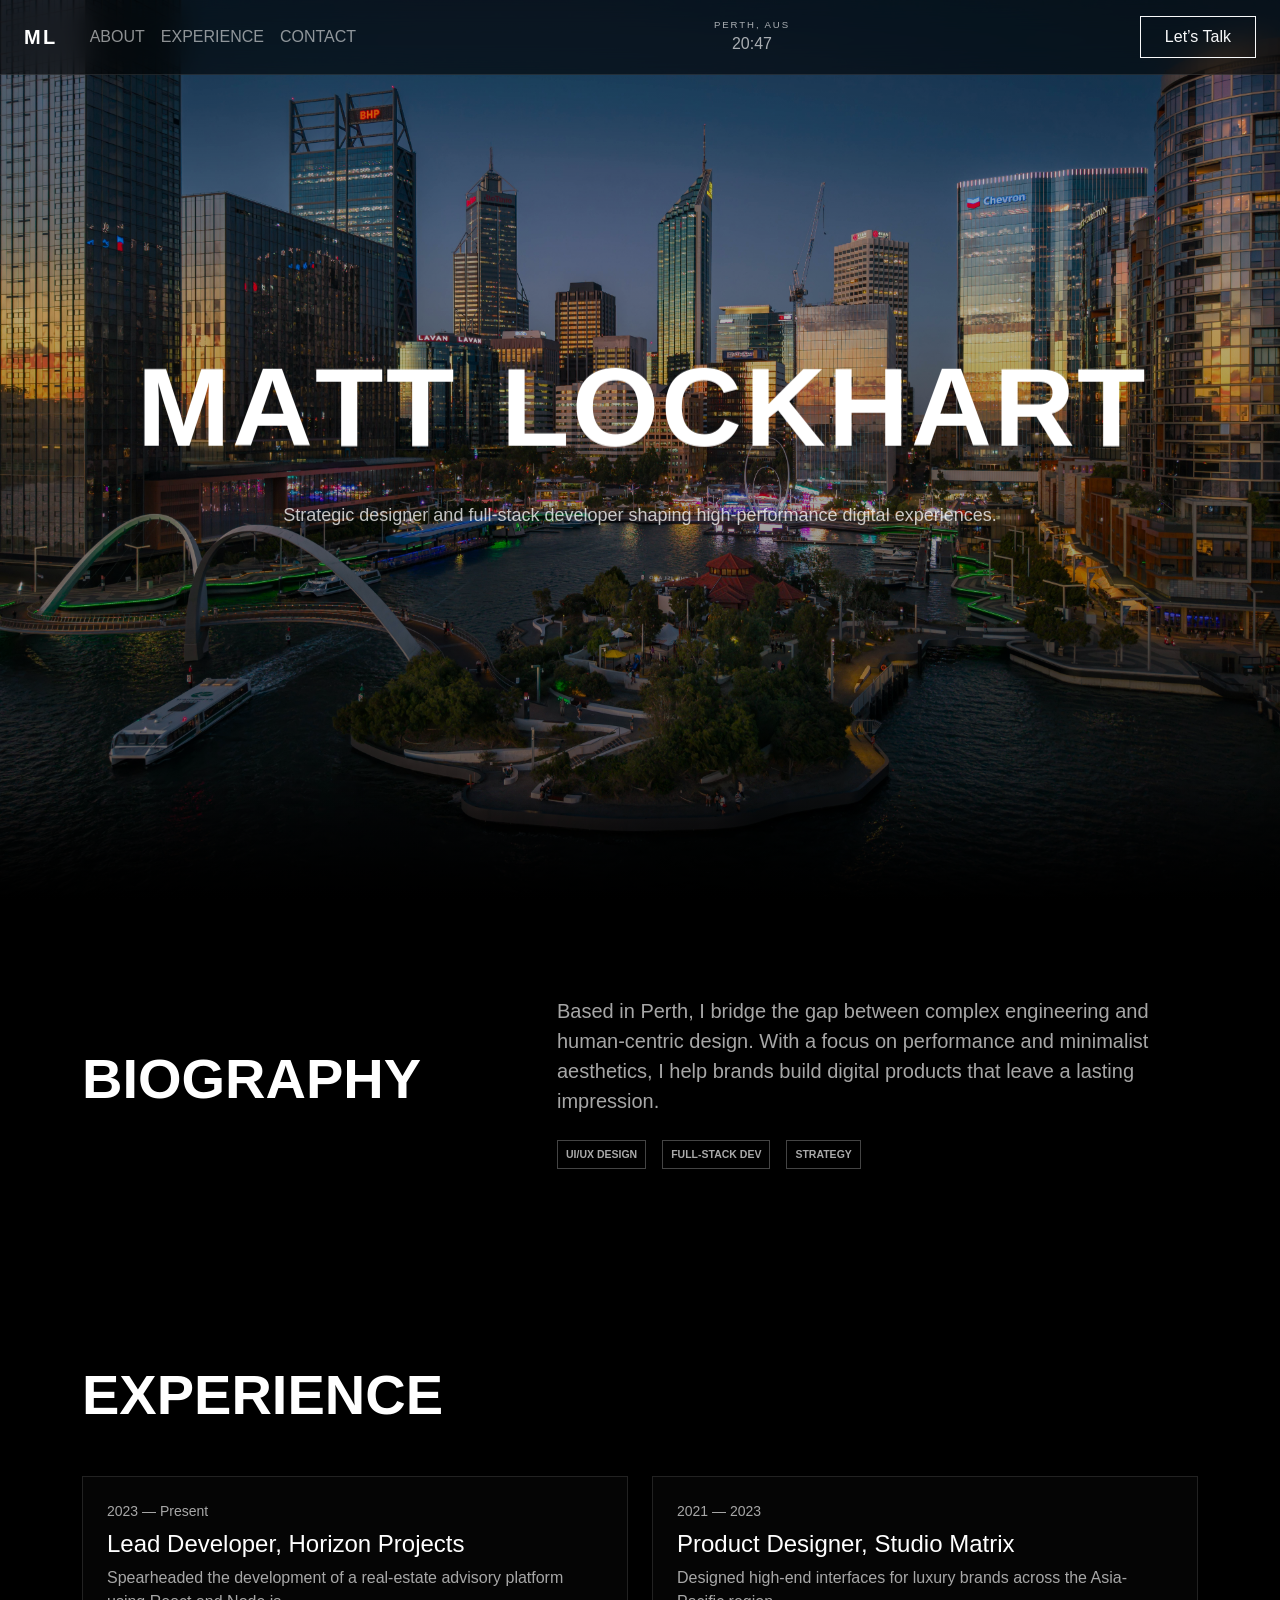
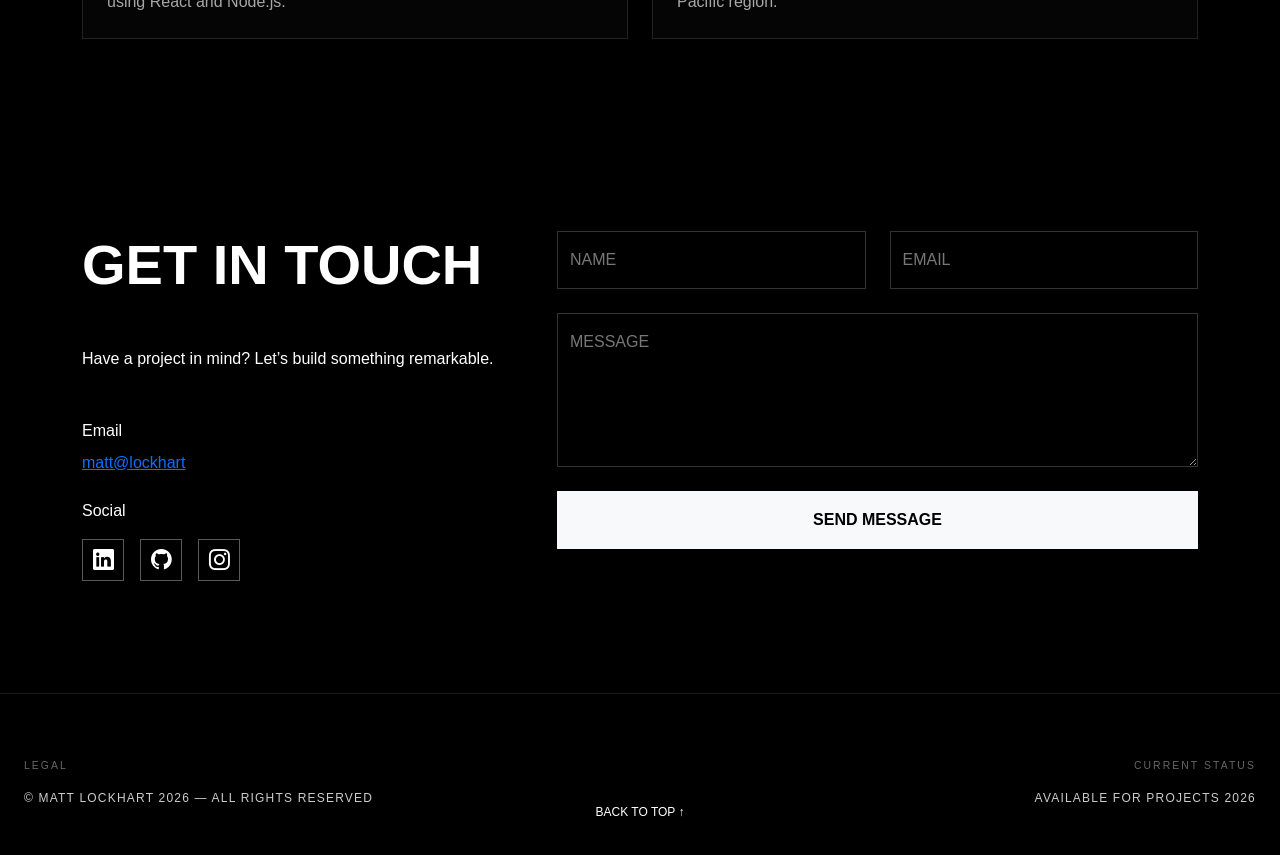
<file: index.html>
<!doctype html>
<html lang="en-AU">

<head>
    <meta charset="UTF-8">
    <meta name="viewport" content="width=device-width, initial-scale=1">
    <title>Matt Lockhart</title>

    <link href="https://cdn.jsdelivr.net/npm/bootstrap@5.3.8/dist/css/bootstrap.min.css" rel="stylesheet"
        integrity="sha384-sRIl4kxILFvY47J16cr9ZwB07vP4J8+LH7qKQnuqkuIAvNWLzeN8tE5YBujZqJLB" crossorigin="anonymous">
    <link rel="stylesheet" href="https://cdn.jsdelivr.net/npm/bootstrap-icons@1.11.3/font/bootstrap-icons.min.css">
    <link rel="stylesheet" href="style.css">
</head>

<body class="text-white">

    <!-- Header -->
    <nav class="navbar navbar-expand-lg navbar-dark c-header py-3">
        <div class="container-fluid px-4">
            <a class="navbar-brand small text-uppercase fw-bold me-4" href="#">ML</a>

            <button class="navbar-toggler" type="button" data-bs-toggle="collapse" data-bs-target="#mainNav"
                aria-controls="mainNav" aria-expanded="false" aria-label="Toggle navigation">
                <span class="navbar-toggler-icon"></span>
            </button>

            <div class="collapse navbar-collapse" id="mainNav">
                <ul class="navbar-nav me-auto mb-2 mb-lg-0">
                    <li class="nav-item">
                        <a class="nav-link text-uppercase small" href="#about">About</a>
                    </li>
                    <li class="nav-item">
                        <a class="nav-link text-uppercase small" href="#experience">Experience</a>
                    </li>
                    <li class="nav-item">
                        <a class="nav-link text-uppercase small" href="#contact">Contact</a>
                    </li>
                </ul>

                <div class="d-none d-lg-block text-center mx-auto header-meta">
                    <span class="d-block text-uppercase header-location">Perth, AUS</span>
                    <time class="js-header-time fw-light">--:--</time>
                </div>

                <div class="ms-lg-auto pt-3 pt-lg-0 d-grid d-lg-block">
                    <a href="#contact" class="btn btn-outline-light px-4 py-2">Let’s Talk</a>
                </div>
            </div>
        </div>
    </nav>

    <!-- Hero -->
    <section class="hero-viewport hero-image-bg">
        <div class="hero-overlay"></div>

        <div class="header-fixed d-flex flex-column align-items-center text-center">
            <h1 class="split-title mb-4 text-uppercase d-flex flex-wrap justify-content-center" id="target-title"></h1>
            <p class="lead-text px-3 mx-auto" id="lead-p">
                Strategic designer and full-stack developer shaping high-performance digital experiences.
            </p>
        </div>
    </section>

    <main class="container">
        <!-- About -->
        <section id="about" class="section-space row align-items-center">
            <div class="col-lg-5 mb-4 mb-lg-0">
                <h2 class="display-4 fw-bold text-uppercase">Biography</h2>
            </div>
            <div class="col-lg-7">
                <p class="fs-5 text-body-secondary-custom">
                    Based in Perth, I bridge the gap between complex engineering and human-centric design. With a focus
                    on performance and minimalist aesthetics, I help brands build digital products that leave a lasting
                    impression.
                </p>

                <div class="d-flex flex-wrap gap-3 mt-4 text-uppercase small fw-bold">
                    <span class="badge custom-badge p-2">UI/UX Design</span>
                    <span class="badge custom-badge p-2">Full-Stack Dev</span>
                    <span class="badge custom-badge p-2">Strategy</span>
                </div>
            </div>
        </section>

        <!-- Experience -->
        <section id="experience" class="section-space">
            <h2 class="display-4 fw-bold text-uppercase mb-5">Experience</h2>

            <div class="row g-4">
                <div class="col-md-6">
                    <article class="card p-4 h-100">
                        <span class="small text-body-secondary-custom mb-2 d-block">2023 — Present</span>
                        <h3 class="h4 text-white">Lead Developer, Horizon Projects</h3>
                        <p class="text-body-secondary-custom mb-0">
                            Spearheaded the development of a real-estate advisory platform using React and Node.js.
                        </p>
                    </article>
                </div>

                <div class="col-md-6">
                    <article class="card p-4 h-100">
                        <span class="small text-body-secondary-custom mb-2 d-block">2021 — 2023</span>
                        <h3 class="h4 text-white">Product Designer, Studio Matrix</h3>
                        <p class="text-body-secondary-custom mb-0">
                            Designed high-end interfaces for luxury brands across the Asia-Pacific region.
                        </p>
                    </article>
                </div>
            </div>
        </section>

        <!-- Contact -->
        <section id="contact" class="section-space contact-section pb-5">
            <div class="row align-items-start">
                <div class="col-lg-5 mb-5 mb-lg-0">

                    <h2 class="display-4 fw-bold text-uppercase mb-5">Get in Touch</h2>

                    <p class="contact-intro mb-5">
                        Have a project in mind? Let’s build something remarkable.
                    </p>

                    <div class="contact-block mb-4">
                        <p class="contact-label mb-2">Email</p>
                        <a href="mailto:matt@lockhrt.au" class="contact-email">
                            matt@lockhart
                        </a>
                    </div>

                    <div class="contact-block">
                        <p class="contact-label mb-3">Social</p>
                        <div class="d-flex gap-3">
                            <a href="https://www.linkedin.com/" class="social-icon" aria-label="LinkedIn"
                                target="_blank" rel="noopener noreferrer">
                                <i class="bi bi-linkedin"></i>
                            </a>
                            <a href="https://github.com/" class="social-icon" aria-label="GitHub" target="_blank"
                                rel="noopener noreferrer">
                                <i class="bi bi-github"></i>
                            </a>
                            <a href="https://www.instagram.com/" class="social-icon" aria-label="Instagram"
                                target="_blank" rel="noopener noreferrer">
                                <i class="bi bi-instagram"></i>
                            </a>
                        </div>
                    </div>
                </div>

                <div class="col-lg-7">
                    <form class="row g-4">
                        <div class="col-md-6">
                            <input type="text" class="form-control py-3" placeholder="NAME">
                        </div>

                        <div class="col-md-6">
                            <input type="email" class="form-control py-3" placeholder="EMAIL">
                        </div>

                        <div class="col-12">
                            <textarea class="form-control py-3" rows="5" placeholder="MESSAGE"></textarea>
                        </div>

                        <div class="col-12">
                            <button type="submit" class="btn btn-light w-100 py-3 fw-bold text-uppercase">
                                Send Message
                            </button>
                        </div>
                    </form>
                </div>
            </div>
        </section>
    </main>

    <!-- Footer -->
    <footer class="c-footer container-fluid px-4">
        <div class="row align-items-end">
            <div class="col-md-4 mb-4 mb-md-0">
                <p class="footer-label">Legal</p>
                <p class="footer-copyright">
                    &#169; Matt Lockhart 2026 — All Rights Reserved
                </p>
            </div>

            <div class="col-md-4 text-md-center mb-4 mb-md-0">
                <a href="#" class="footer-link small">Back to Top ↑</a>
            </div>

            <div class="col-md-4 text-md-end">
                <p class="footer-label">Current Status</p>
                <p class="footer-copyright">Available for Projects 2026</p>
            </div>
        </div>
    </footer>

    <script>
        const titleContainer = document.getElementById("target-title");
        const leadText = document.getElementById("lead-p");
        const text = "MATT LOCKHART";

        text.split(" ").forEach((word, wordIndex) => {
            const wordSpan = document.createElement("span");
            wordSpan.style.whiteSpace = "nowrap";

            word.split("").forEach((char) => {
                const box = document.createElement("span");
                box.className = "char-box";

                const span = document.createElement("span");
                span.className = "char";
                span.innerText = char;

                box.appendChild(span);
                wordSpan.appendChild(box);
            });

            titleContainer.appendChild(wordSpan);

            if (wordIndex === 0) {
                const space = document.createElement("span");
                space.className = "spacer";
                titleContainer.appendChild(space);
            }
        });

        const chars = document.querySelectorAll(".char");

        window.addEventListener("scroll", () => {
            const scrollY = window.scrollY;
            const progress = scrollY * 0.5;

            chars.forEach((char, index) => {
                const direction = index % 2 === 0 ? -1 : 1;
                char.style.transform = `translate(${progress * direction}px, ${progress * direction}px)`;
                char.style.opacity = Math.max(1 - scrollY / 500, 0);
                char.style.filter = `blur(${scrollY / 100}px)`;
            });

            leadText.style.opacity = Math.max(1 - scrollY / 300, 0);
        });

        function updateClock() {
            const now = new Date();
            document.querySelector(".js-header-time").innerText =
                now.toLocaleTimeString("en-GB", {
                    hour: "2-digit",
                    minute: "2-digit"
                });
        }

        updateClock();
        setInterval(updateClock, 1000);
    </script>

    <script src="https://cdn.jsdelivr.net/npm/bootstrap@5.3.8/dist/js/bootstrap.bundle.min.js"
        integrity="sha384-FKyoEForCGlyvwx9Hj09JcYn3nv7wiPVlz7YYwJrWVcXK/BmnVDxM+D2scQbITxI"
        crossorigin="anonymous"></script>
</body>

</html>
</file>
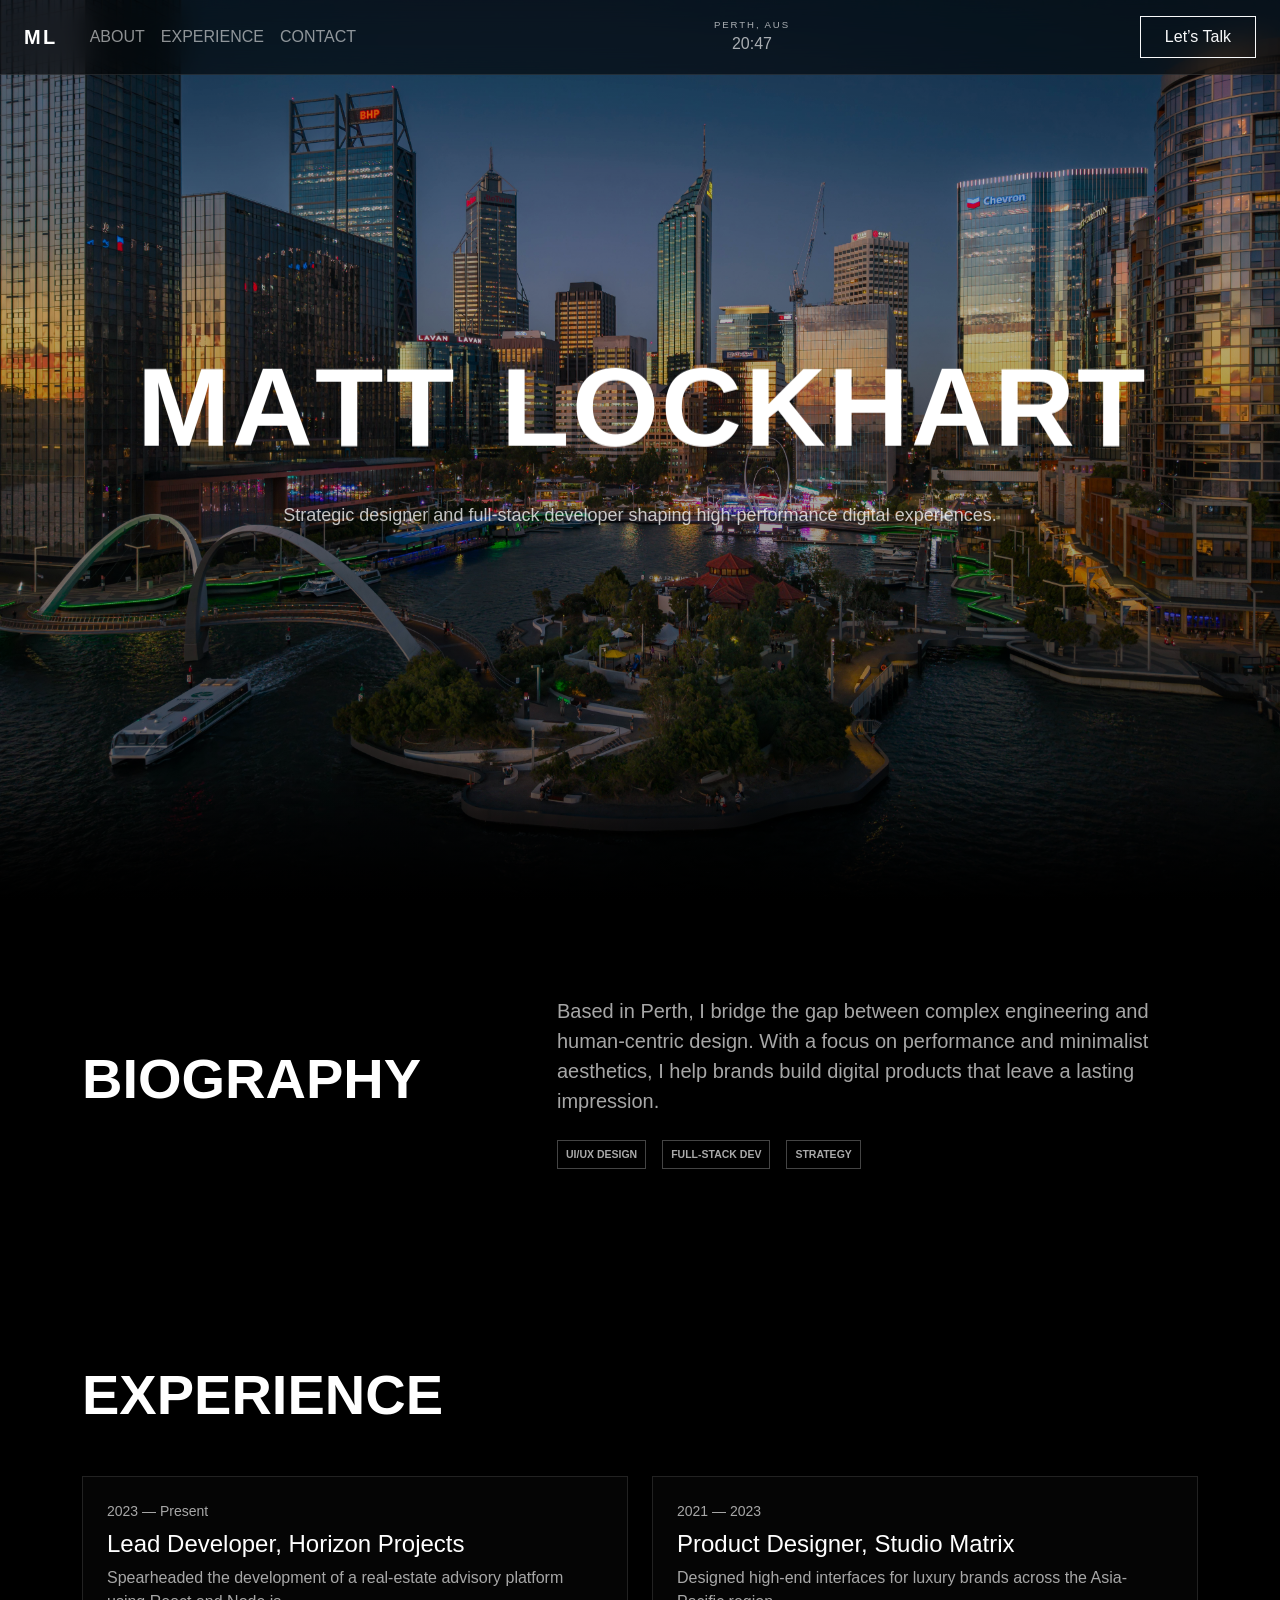
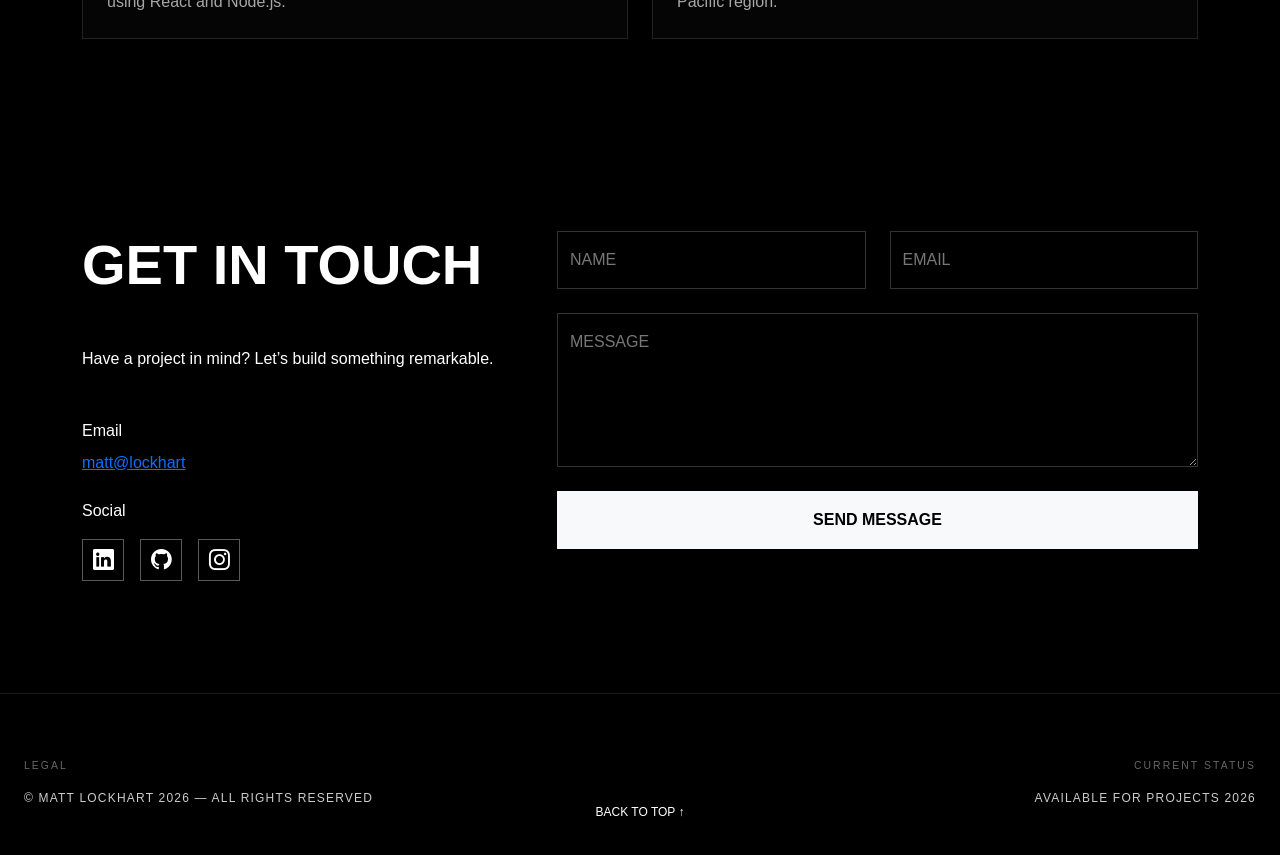
<file: onepage.html>
<!doctype html>
<html lang="en-AU">

<head>
    <meta charset="UTF-8">
    <meta name="viewport" content="width=device-width, initial-scale=1">
    <title>Matt Lockhart</title>

    <link href="https://cdn.jsdelivr.net/npm/bootstrap@5.3.8/dist/css/bootstrap.min.css" rel="stylesheet"
        integrity="sha384-sRIl4kxILFvY47J16cr9ZwB07vP4J8+LH7qKQnuqkuIAvNWLzeN8tE5YBujZqJLB" crossorigin="anonymous">
    <link rel="stylesheet" href="https://cdn.jsdelivr.net/npm/bootstrap-icons@1.11.3/font/bootstrap-icons.min.css">
    <link rel="stylesheet" href="style.css">
</head>

<body class="text-white">

    <!-- Header -->
    <nav class="navbar navbar-expand-lg navbar-dark c-header py-3">
        <div class="container-fluid px-4">
            <a class="navbar-brand small text-uppercase fw-bold me-4" href="#">ML</a>

            <button class="navbar-toggler" type="button" data-bs-toggle="collapse" data-bs-target="#mainNav"
                aria-controls="mainNav" aria-expanded="false" aria-label="Toggle navigation">
                <span class="navbar-toggler-icon"></span>
            </button>

            <div class="collapse navbar-collapse" id="mainNav">
                <ul class="navbar-nav me-auto mb-2 mb-lg-0">
                    <li class="nav-item">
                        <a class="nav-link text-uppercase small" href="#about">About</a>
                    </li>
                    <li class="nav-item">
                        <a class="nav-link text-uppercase small" href="#experience">Experience</a>
                    </li>
                    <li class="nav-item">
                        <a class="nav-link text-uppercase small" href="#contact">Contact</a>
                    </li>
                </ul>

                <div class="d-none d-lg-block text-center mx-auto header-meta">
                    <span class="d-block text-uppercase header-location">Perth, AUS</span>
                    <time class="js-header-time fw-light">--:--</time>
                </div>

                <div class="ms-lg-auto pt-3 pt-lg-0 d-grid d-lg-block">
                    <a href="#contact" class="btn btn-outline-light px-4 py-2">Let’s Talk</a>
                </div>
            </div>
        </div>
    </nav>

    <!-- Hero -->
    <section class="hero-viewport hero-image-bg">
        <div class="hero-overlay"></div>

        <div class="header-fixed d-flex flex-column align-items-center text-center">
            <h1 class="split-title mb-4 text-uppercase d-flex flex-wrap justify-content-center" id="target-title"></h1>
            <p class="lead-text px-3 mx-auto" id="lead-p">
                Strategic designer and full-stack developer shaping high-performance digital experiences.
            </p>
        </div>
    </section>

    <main class="container">
        <!-- About -->
        <section id="about" class="section-space row align-items-center">
            <div class="col-lg-5 mb-4 mb-lg-0">
                <h2 class="display-4 fw-bold text-uppercase">Biography</h2>
            </div>
            <div class="col-lg-7">
                <p class="fs-5 text-body-secondary-custom">
                    Based in Perth, I bridge the gap between complex engineering and human-centric design. With a focus
                    on performance and minimalist aesthetics, I help brands build digital products that leave a lasting
                    impression.
                </p>

                <div class="d-flex flex-wrap gap-3 mt-4 text-uppercase small fw-bold">
                    <span class="badge custom-badge p-2">UI/UX Design</span>
                    <span class="badge custom-badge p-2">Full-Stack Dev</span>
                    <span class="badge custom-badge p-2">Strategy</span>
                </div>
            </div>
        </section>

        <!-- Experience -->
        <section id="experience" class="section-space">
            <h2 class="display-4 fw-bold text-uppercase mb-5">Experience</h2>

            <div class="row g-4">
                <div class="col-md-6">
                    <article class="card p-4 h-100">
                        <span class="small text-body-secondary-custom mb-2 d-block">2023 — Present</span>
                        <h3 class="h4 text-white">Lead Developer, Horizon Projects</h3>
                        <p class="text-body-secondary-custom mb-0">
                            Spearheaded the development of a real-estate advisory platform using React and Node.js.
                        </p>
                    </article>
                </div>

                <div class="col-md-6">
                    <article class="card p-4 h-100">
                        <span class="small text-body-secondary-custom mb-2 d-block">2021 — 2023</span>
                        <h3 class="h4 text-white">Product Designer, Studio Matrix</h3>
                        <p class="text-body-secondary-custom mb-0">
                            Designed high-end interfaces for luxury brands across the Asia-Pacific region.
                        </p>
                    </article>
                </div>
            </div>
        </section>

        <!-- Contact -->
        <section id="contact" class="section-space contact-section pb-5">
            <div class="row align-items-start">
                <div class="col-lg-5 mb-5 mb-lg-0">

                    <h2 class="display-4 fw-bold text-uppercase mb-5">Get in Touch</h2>

                    <p class="contact-intro mb-5">
                        Have a project in mind? Let’s build something remarkable.
                    </p>

                    <div class="contact-block mb-4">
                        <p class="contact-label mb-2">Email</p>
                        <a href="mailto:matt@lockhrt.au" class="contact-email">
                            matt@lockhart
                        </a>
                    </div>

                    <div class="contact-block">
                        <p class="contact-label mb-3">Social</p>
                        <div class="d-flex gap-3">
                            <a href="https://www.linkedin.com/" class="social-icon" aria-label="LinkedIn"
                                target="_blank" rel="noopener noreferrer">
                                <i class="bi bi-linkedin"></i>
                            </a>
                            <a href="https://github.com/" class="social-icon" aria-label="GitHub" target="_blank"
                                rel="noopener noreferrer">
                                <i class="bi bi-github"></i>
                            </a>
                            <a href="https://www.instagram.com/" class="social-icon" aria-label="Instagram"
                                target="_blank" rel="noopener noreferrer">
                                <i class="bi bi-instagram"></i>
                            </a>
                        </div>
                    </div>
                </div>

                <div class="col-lg-7">
                    <form class="row g-4">
                        <div class="col-md-6">
                            <input type="text" class="form-control py-3" placeholder="NAME">
                        </div>

                        <div class="col-md-6">
                            <input type="email" class="form-control py-3" placeholder="EMAIL">
                        </div>

                        <div class="col-12">
                            <textarea class="form-control py-3" rows="5" placeholder="MESSAGE"></textarea>
                        </div>

                        <div class="col-12">
                            <button type="submit" class="btn btn-light w-100 py-3 fw-bold text-uppercase">
                                Send Message
                            </button>
                        </div>
                    </form>
                </div>
            </div>
        </section>
    </main>

    <!-- Footer -->
    <footer class="c-footer container-fluid px-4">
        <div class="row align-items-end">
            <div class="col-md-4 mb-4 mb-md-0">
                <p class="footer-label">Legal</p>
                <p class="footer-copyright">
                    &#169; Matt Lockhart 2026 — All Rights Reserved
                </p>
            </div>

            <div class="col-md-4 text-md-center mb-4 mb-md-0">
                <a href="#" class="footer-link small">Back to Top ↑</a>
            </div>

            <div class="col-md-4 text-md-end">
                <p class="footer-label">Current Status</p>
                <p class="footer-copyright">Available for Projects 2026</p>
            </div>
        </div>
    </footer>

    <script>
        const titleContainer = document.getElementById("target-title");
        const leadText = document.getElementById("lead-p");
        const text = "MATT LOCKHART";

        text.split(" ").forEach((word, wordIndex) => {
            const wordSpan = document.createElement("span");
            wordSpan.style.whiteSpace = "nowrap";

            word.split("").forEach((char) => {
                const box = document.createElement("span");
                box.className = "char-box";

                const span = document.createElement("span");
                span.className = "char";
                span.innerText = char;

                box.appendChild(span);
                wordSpan.appendChild(box);
            });

            titleContainer.appendChild(wordSpan);

            if (wordIndex === 0) {
                const space = document.createElement("span");
                space.className = "spacer";
                titleContainer.appendChild(space);
            }
        });

        const chars = document.querySelectorAll(".char");

        window.addEventListener("scroll", () => {
            const scrollY = window.scrollY;
            const progress = scrollY * 0.5;

            chars.forEach((char, index) => {
                const direction = index % 2 === 0 ? -1 : 1;
                char.style.transform = `translate(${progress * direction}px, ${progress * direction}px)`;
                char.style.opacity = Math.max(1 - scrollY / 500, 0);
                char.style.filter = `blur(${scrollY / 100}px)`;
            });

            leadText.style.opacity = Math.max(1 - scrollY / 300, 0);
        });

        function updateClock() {
            const now = new Date();
            document.querySelector(".js-header-time").innerText =
                now.toLocaleTimeString("en-GB", {
                    hour: "2-digit",
                    minute: "2-digit"
                });
        }

        updateClock();
        setInterval(updateClock, 1000);
    </script>

    <script src="https://cdn.jsdelivr.net/npm/bootstrap@5.3.8/dist/js/bootstrap.bundle.min.js"
        integrity="sha384-FKyoEForCGlyvwx9Hj09JcYn3nv7wiPVlz7YYwJrWVcXK/BmnVDxM+D2scQbITxI"
        crossorigin="anonymous"></script>
</body>

</html>
</file>
<file: style.css>
body {
    background: #000;
    color: #fff;
    overflow-x: hidden;
    font-family: 'Inter', sans-serif;
}

.c-header {
    position: fixed;
    top: 0;
    width: 100%;
    z-index: 1000;
    backdrop-filter: blur(15px);
    background: rgba(0, 0, 0, 0.6);
    border-bottom: 1px solid rgba(255, 255, 255, 0.1);
}

.hero-viewport {
    height: 150vh;
    position: relative;
}

.header-fixed {
    position: fixed;
    top: 50%;
    left: 50%;
    transform: translate(-50%, -50%);
    z-index: 100;
    pointer-events: none;
    width: min(1200px, 100%);
}

.split-title {
    font-size: clamp(2.5rem, 10vw, 7rem);
    font-weight: 900;
    letter-spacing: -0.02em;
    line-height: 0.95;
}

.char-box {
    display: inline-block;
    position: relative;
    overflow: hidden;
    padding: 0 0.02em;
}

.char {
    display: inline-block;
    will-change: transform, opacity, filter;
}

.spacer {
    width: 0.4em;
    display: inline-block;
}

.lead-text {
    max-width: 760px;
    font-size: 1.125rem;
    line-height: 1.6;
    color: rgba(255, 255, 255, 0.75);
}

.section-space {
    padding: 6rem 0;
}

.card,
.form-control,
.btn {
    border-radius: 0 !important;
}

.card {
    background: #050505;
    border: 1px solid #222;
    color: #fff;
}

.form-control {
    background: #000;
    border-color: #333;
    color: #fff;
}

.form-control::placeholder {
    color: #777;
}

.form-control:focus {
    background: #050505;
    color: #fff;
    border-color: #fff;
    box-shadow: none;
}

.custom-badge {
    background: transparent;
    border: 1px solid #444;
    color: #aaa;
    border-radius: 0 !important;
}

.text-body-secondary-custom {
    color: rgba(255, 255, 255, 0.65);
}

.header-meta {
    color: rgba(255, 255, 255, 0.65);
}

.header-location {
    font-size: 0.6rem;
    letter-spacing: 0.2em;
}

.c-footer {
    border-top: 1px solid rgba(255, 255, 255, 0.1);
    padding: 4rem 0 2rem;
    margin-top: 4rem;
}

.footer-label {
    font-size: 0.65rem;
    text-transform: uppercase;
    letter-spacing: 0.2em;
    color: #666;
    margin-bottom: 1rem;
}

.footer-copyright {
    font-size: 0.75rem;
    text-transform: uppercase;
    letter-spacing: 0.1em;
    color: #fff;
    opacity: 0.8;
}

.footer-link {
    color: #fff;
    text-decoration: none;
    font-size: 0.75rem;
    text-transform: uppercase;
    transition: opacity 0.3s;
}

.footer-link:hover {
    opacity: 0.5;
    color: #fff;
}

@media (max-width: 991.98px) {
    .hero-viewport {
        height: 100vh;
    }

    .header-fixed {
        width: 100%;
        padding: 0 1rem;
    }

    .section-space {
        padding: 4rem 0;
    }
}

.navbar-brand {
    color: #fff;
    letter-spacing: 0.12em;
}

.navbar-brand:hover {
    color: #fff;
    opacity: 0.8;
}

.social-icon {
    width: 42px;
    height: 42px;
    border: 1px solid rgba(255, 255, 255, 0.35);
    color: #fff;
    text-decoration: none;
    display: inline-flex;
    align-items: center;
    justify-content: center;
    font-size: 1rem;
    transition: opacity 0.3s ease, border-color 0.3s ease, transform 0.3s ease;
}

.social-icon {
    color: #fff;
    text-decoration: none;
    display: inline-flex;
    align-items: center;
    justify-content: center;
    font-size: 1.3rem;
    transition: opacity 0.3s ease, transform 0.3s ease;
}

.social-icon:hover {
    color: #fff;
    opacity: 0.75;
    transform: translateY(-1px);
}

.hero-viewport.hero-image-bg {
    height: 100vh;
    position: relative;
    background-image: url("perth.jpg");
    background-size: cover;
    background-position: center center;
    background-repeat: no-repeat;
    overflow: hidden;
}

.hero-overlay {
    position: absolute;
    inset: 0;
    background: linear-gradient(to bottom,
            rgba(0, 0, 0, 0.18) 0%,
            rgba(0, 0, 0, 0.28) 35%,
            rgba(0, 0, 0, 0.52) 100%);
    z-index: 1;
}

.header-fixed {
    position: fixed;
    top: 50%;
    left: 50%;
    transform: translate(-50%, -50%);
    z-index: 2;
    pointer-events: none;
    width: min(1200px, 100%);
}

.hero-viewport::after {
    content: "";
    position: absolute;
    left: 0;
    right: 0;
    bottom: 0;
    height: 120px;
    background: linear-gradient(to bottom, rgba(0, 0, 0, 0), #000);
    z-index: 1;
}
</file>
